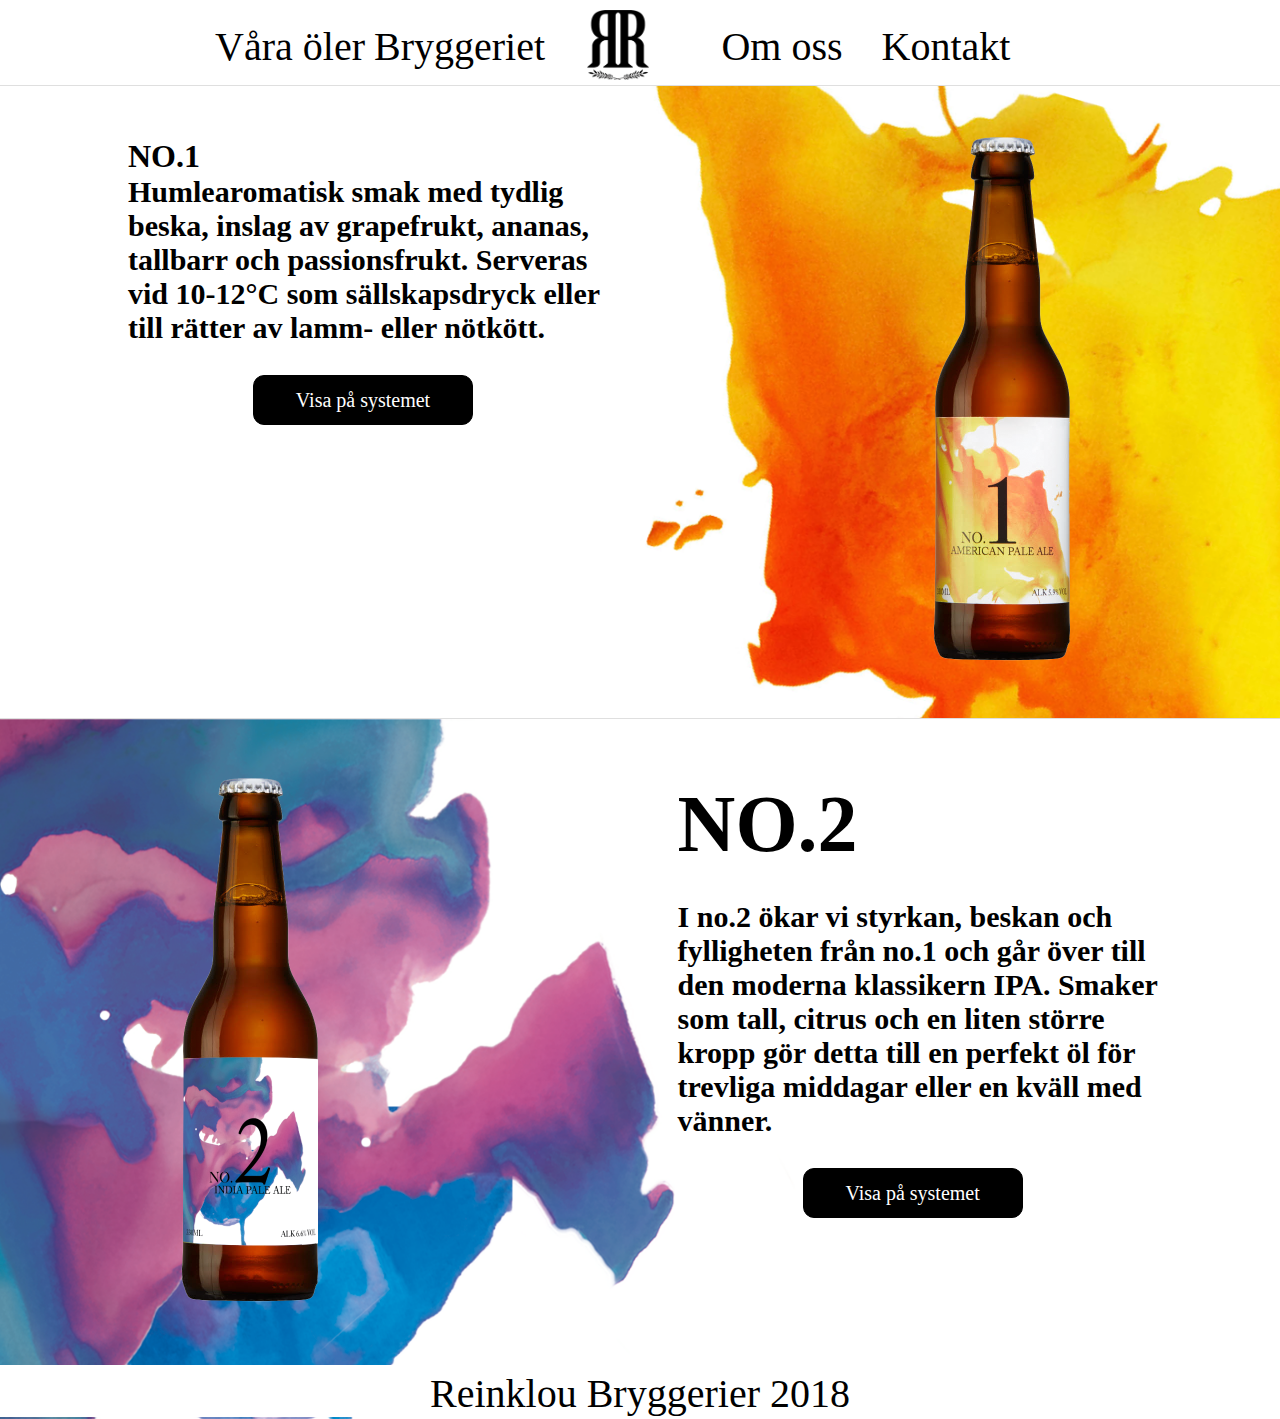
<file: Main.html>
<DOCTYPE! html>
<html>
<head>
	<meta charset="utf-8">
	<title>RB</title>
	<link rel="stylesheet" type="text/css" href="style.css">
	
</head>
<body>

	<section class="menu">
		<ul>
			<li class="nav"><a href="main.html">Våra öler</a></li>
			<li class="nav"><a href="Bryggeri.html">Bryggeriet</a></li>
			<li class="logo"><a href="main.html"><img src="logo.png"></a></li>
			<li class="nav"><a href="Bryggeri.html">Om oss</a></li>
			<li class="nav"><a href="Kontakt.html">Kontakt</a></li>
		</ul>
	</section>


	<section class="no1">
		<div class="text1">
			<h1>NO.1</h1>
			<h3> Humlearomatisk smak med tydlig beska, inslag av grapefrukt, ananas, tallbarr och passionsfrukt. Serveras vid 10-12°C som sällskapsdryck eller till rätter av lamm- eller nötkött. </h3>
			<button onclick="window.location.href='https://www.systembolaget.se/dryck/ol/no-1-3229503'">Visa på systemet</button>
		</div>
		
		<div class="bild">
			<img src="no1flaska.png">
		</div>

		<div></div>
	</section>


	<section class="no2">
		
		<div class="text2">
			<h1>NO.2</h1>
			<h3> I no.2 ökar vi styrkan, beskan och fylligheten från no.1 och går över till den moderna klassikern IPA. Smaker som tall, citrus och en liten större kropp gör detta till en perfekt öl för trevliga middagar eller en kväll med vänner. </h3>
			<button onclick="window.location.href='http://www.systembolaget.se'">Visa på systemet</button>
		</div>
		
		<div class="bild">
			<img src="no2flaska.png">
		</div>

		<div></div>
	</section> 


	<footer>Reinklou Bryggerier 2018</footer>
</body>
</html>
</file>
<file: style.css>
/* Menu: */
html, body, footer {margin: 0;
padding: 0;}

body {
	min-width: 1000px;

}

.menu .logo img{
	padding-top: 10px;
	height: 70px;
}


.menu {
	height: 85px;
	top: 0;
	width: 100%;
	margin: auto;
	position: fixed;
	background-color: white;
	z-index: 1;
	border-bottom: 1px solid #DFDFDF;
}

.menu ul{
	width: 900px;
	margin: auto;
}

.menu ul li {
	width: 160px;
	font-family: BirchStd;
	font-size: 40px;
	color: #FFFFFF;
	display: inline-block;
	text-align: center;

}

.nav {
	position: relative;
	top: -20px;
	width: 300px;
}

.active {
	position: relative;
	top: -20px;
	padding-bottom: 10px;
	border-bottom: solid 2px black;
}

a { color:black; text-decoration: none;}

a:visited { text-decoration: none; color:black; }
a:hover { text-decoration: none; color: #9C8888; }
a:focus { text-decoration: none; color:red; }

/* Popup: */

.swal-button {
  	padding: 7px 19px;
  	width: 200px;
  	border-radius: 10px;
	background-color: rgba(1, 1, 1, 0.85);
	border-radius: 6px;;
  	font-size: 18px;
  	border: 1px solid ;
  	text-shadow: 0px -1px 0px rgba(0, 0, 0, 0.3);

}

.swal-overlay {
  background-color: rgba(140, 140, 140, 0.85);
}


.swal-text {
  padding: 17px;
  margin: 22px;
  font-family: ACaslonPro-Regular;
  text-align: center;
  font-size: 30px;
  color: #61534e;
}
/* Main: */



.no1 {

	/*border-top: 1px solid #DFDFDF;*/
	width: 100%;
	height: 640px;
	position: relative;
	top:78px;
	background-image: url("no1-2.png");
	background-repeat: no-repeat;
	background-position: top right;
	background-size: 70%;
}

.no1 img{
	position: relative;
	height: 600px;
	float: right;
	right: 10%;
	top: 0px;
	display: inline-block;
}

.no1 h3{
	position: relative;
	font-family: ACaslonPro-Regular;
	font-size: 30px;
	color: #000000;
	display: inline;
	margin-top: 0px;
}

.no1 h1{
	position: relative;
	font-family: ACaslonPro-Regular;
	color: #000000;
	display: inline;
}

.text1 {
	position: absolute;
	width: 500px;
	display: block;
	top: 60px;
	left: 10%;
}


.text1 h3{
	display: block;
}

.text1 button{
	display: block;
}


.small {
	font-size: 40px;
	font-style: regular;
}

.big {
	font-size: 250px;
	padding: 0px;
	margin: 0px;
}


.no2 {
	height: 700px;
	border-top: 1px solid #DFDFDF;
	width: 100%;
	position: relative;
	top: 78px;
	background-image: url("no2.png");
	background-repeat: no-repeat;
	background-size: 100%;
}

.no2 img{
	position: relative;
	height: 600px;
	float: left;
	left: 100px;
	top:0 ;

}

.no2 h1{
	position: relative;
	font-family: ACaslonPro-Regular;
	font-size: 80px;
	color: #000000;
	display: inline;
}

.no2 h3{
	position: relative;
	font-family: ACaslonPro-Regular;
	font-size: 30px;
	color: #000000;
	display: inline;
}

.text2 {
	position: absolute;
	width: 500px;
	display: block;
	top: 60px;
	right: 8%;
}


.text2 h3{
	display: block;
}

.text2 button{
	display: block;
}
/* Bryggeriet: */
.text-bryggeriet {
	width: 800px;
	height: 1000px;
	display: block;
	margin: 0 auto;

}

/* Om oss: */
.text-omoss {
	height: 500px;
	width: 800px;
	color: black;
	margin: 0 auto;

}

p{
	top: 200px;
	margin: 0 auto;
	position: relative;
	color: black;
	font-family: ACaslonPro-Regular;
	font-size: 30px;
}

/* Kontakt: */
.karta {
	position: relative;
	top: 100px;
	width: 800px;
	height: 750px;
	margin: 0 auto;
	display: block;

}

.karta iframe{
	margin: 0 auto;
	width: 800px;
	height: 550px;
}

.kontakt {
	position: relative;
	display: block;
	height: 300px;
	top: 0px;
	width: 800px;
	margin: 0 auto ;}

.kontakt p{
	position: relative;
	font-family: ACaslonPro-Regular;
	font-size: 30px;
	color: #000000;
	display: inline;
}

footer {
	width: 100%;
	background-color: white;
	position: relative;
	/*left: -10px;*/
	bottom: -24px;
/*	display: block;*/
	text-align: center;
	font-family: BirchStd;
	font-size: 40px;
	padding-top: 5px;
}

button {
	/* Rectangle 9: */
background: #000000;
border: 1px solid #000000;
/*box-shadow: 1px 1px 12px 5px rgba(134,134,134,0.50);*/
border-radius: 11px;
width: 220px;
height: 50px;
/* Visa på systembolage: */
font-family: LucidaGrande-Bold;
font-size: 20px;
color: #FFFFFF;
margin-left: 25%;
}

/*mobilt*/

@media (max-width: 920px){
.text1 {
	/*background-color: red;*/
	width: 500px

	}

.no1 h3{
	font-size: 40px;
}

.text1 button{
	width: 330px;
	height:  75px;
}

.menu ul{
	width: 100%;
	margin: auto;
}

}



/*@media screen and  (max-width: 600px){
.text1 {
	width: 400px
	}
}*/


.instagram {
	float: center;
	top: 200px;
	position: relative;
	width: 960px;
	margin: 0 auto;

}

#Instafeed img {width: 300px;
padding: 10px;}
</file>
